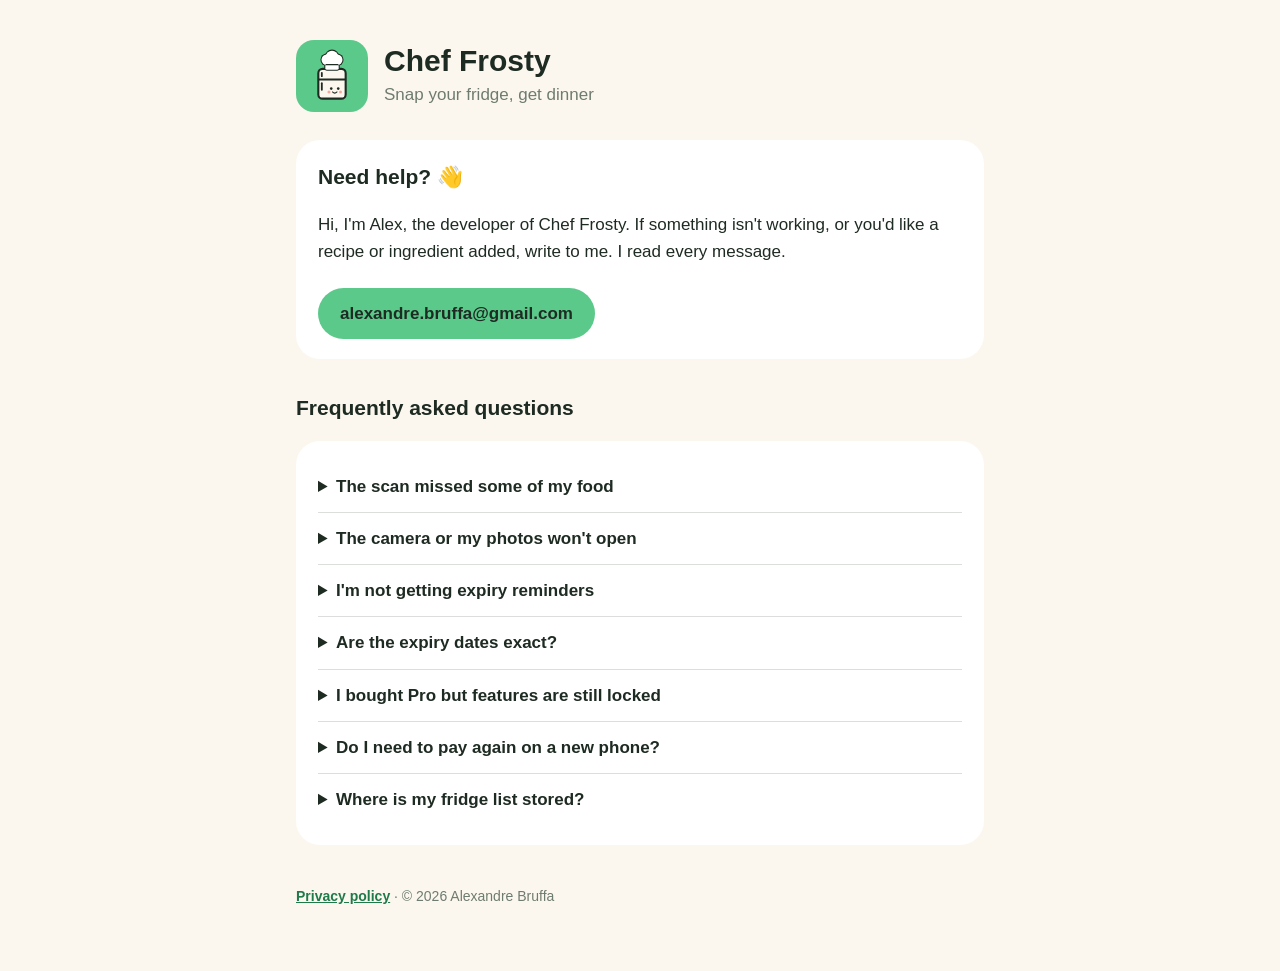
<file: index.html>
<!doctype html>
<html lang="en">
<head>
<meta charset="utf-8">
<meta name="viewport" content="width=device-width, initial-scale=1">
<title>Chef Frosty Support</title>
<meta name="description" content="Help and contact for Chef Frosty, the app that turns what's in your fridge into dinner.">
<link rel="icon" href="icon.svg">
<link rel="stylesheet" href="style.css">
</head>
<body>
<main>
  <header>
    <img src="icon.svg" alt="Chef Frosty icon">
    <div>
      <h1>Chef Frosty</h1>
      <p class="sub">Snap your fridge, get dinner</p>
    </div>
  </header>

  <div class="card">
    <h2 style="margin-top:0">Need help? 👋</h2>
    <p>Hi, I'm Alex, the developer of Chef Frosty. If something isn't working, or you'd like a recipe or ingredient added, write to me. I read every message.</p>
    <a class="btn" href="mailto:alexandre.bruffa@gmail.com?subject=Chef%20Frosty">alexandre.bruffa@gmail.com</a>
  </div>

  <h2>Frequently asked questions</h2>
  <div class="card">
    <details>
      <summary>The scan missed some of my food</summary>
      <p>Chef Frosty recognizes food on your phone, without the internet, so it works best with a clear, well-lit photo. After every scan you can tick or untick foods and add anything it missed before it goes into your fridge.</p>
    </details>
    <details>
      <summary>The camera or my photos won't open</summary>
      <p>Chef Frosty needs access to the camera or your photos to scan your fridge. Open your phone's Settings, find Chef Frosty, and allow Camera and Photos. Then come back to the app.</p>
    </details>
    <details>
      <summary>I'm not getting expiry reminders</summary>
      <p>Reminders are part of Chef Frosty Pro. In the app, open Settings and turn on "Expiry reminders", then allow notifications if your phone asks. You can also allow them in your phone's Settings, under Chef Frosty.</p>
    </details>
    <details>
      <summary>Are the expiry dates exact?</summary>
      <p>No. They're estimates based on how long each food usually keeps. You can change any date by tapping the food in your fridge. Always check the package, and trust your eyes and nose.</p>
    </details>
    <details>
      <summary>I bought Pro but features are still locked</summary>
      <p>In the app, open Settings and tap "Restore purchase". Make sure you are signed in with the same Apple ID or Google account you used to buy Pro.</p>
    </details>
    <details>
      <summary>Do I need to pay again on a new phone?</summary>
      <p>No. Pro is a one-time purchase. On a new phone with the same Apple ID or Google account, tap "Restore purchase" in Settings.</p>
    </details>
    <details>
      <summary>Where is my fridge list stored?</summary>
      <p>Only on your phone. Your foods, shopping list and settings never leave it.</p>
    </details>
  </div>

  <footer>
    <a href="privacy.html">Privacy policy</a> · © 2026 Alexandre Bruffa
  </footer>
</main>
</body>
</html>
</file>
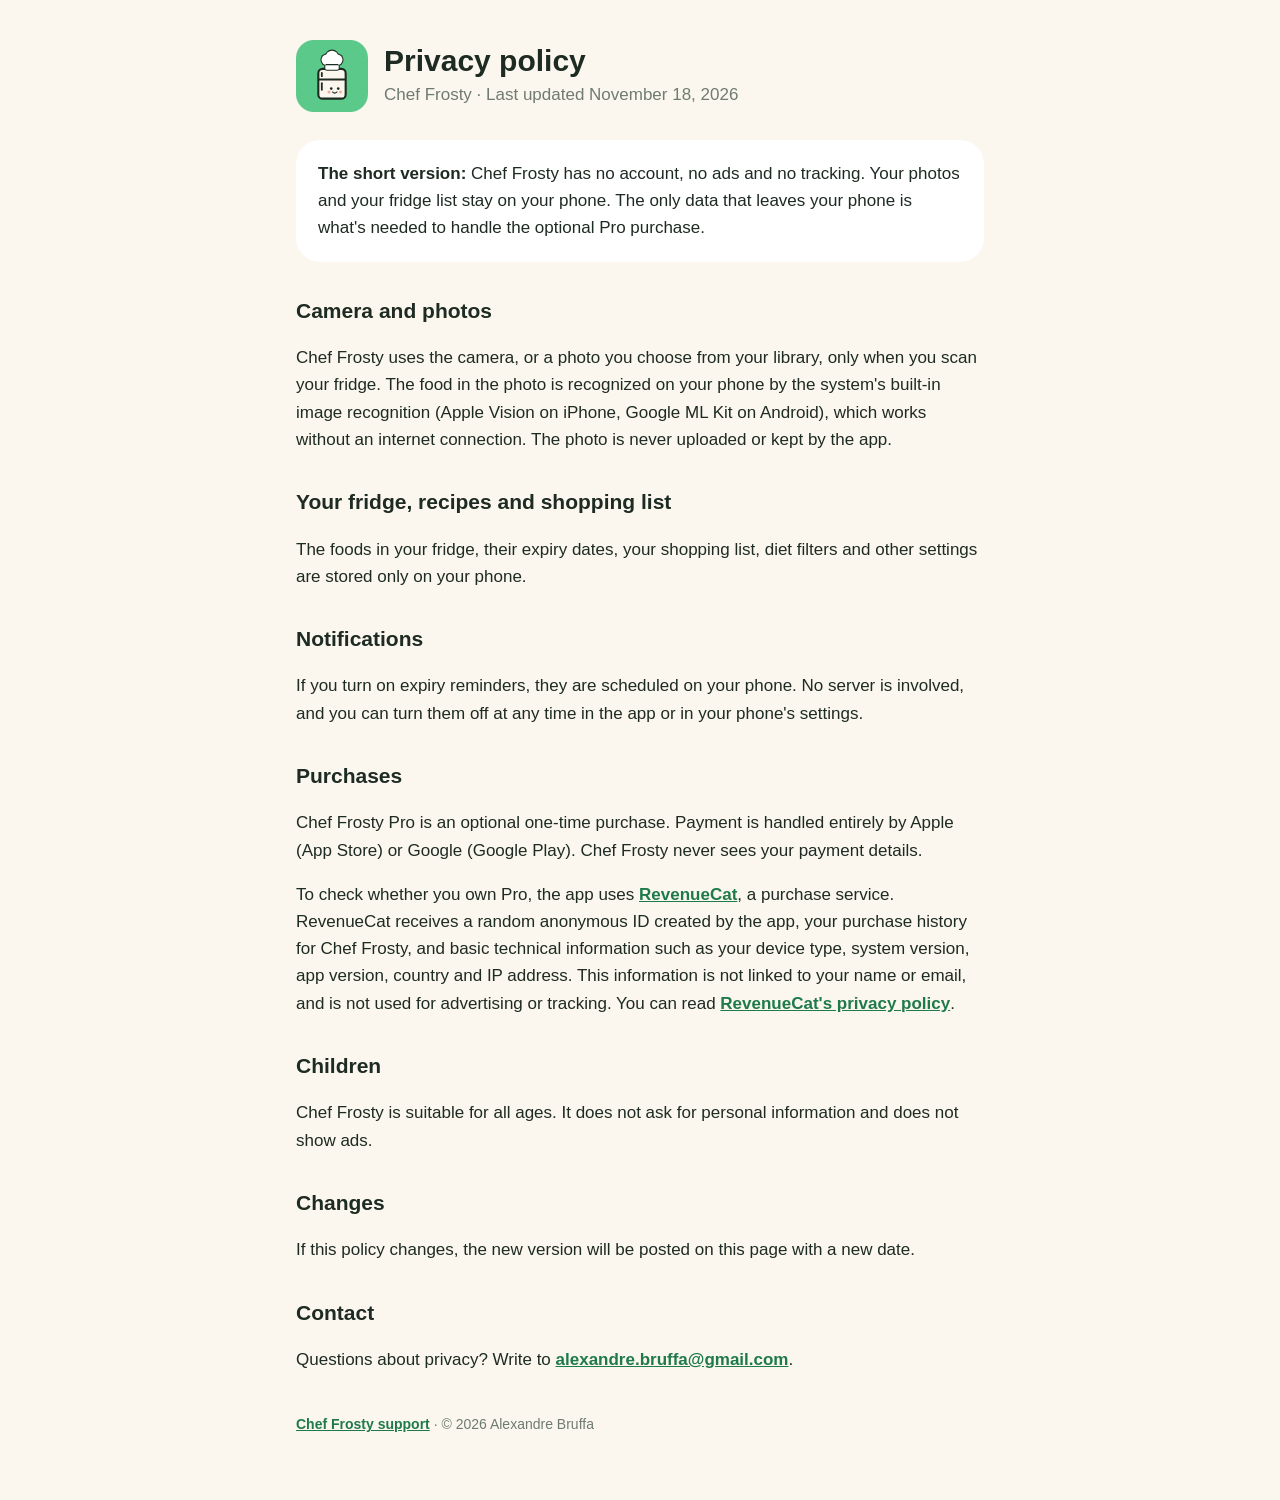
<file: privacy.html>
<!doctype html>
<html lang="en">
<head>
<meta charset="utf-8">
<meta name="viewport" content="width=device-width, initial-scale=1">
<title>Chef Frosty Privacy</title>
<meta name="description" content="Privacy policy for the Chef Frosty app.">
<link rel="icon" href="icon.svg">
<link rel="stylesheet" href="style.css">
</head>
<body>
<main>
  <header>
    <img src="icon.svg" alt="Chef Frosty icon">
    <div>
      <h1>Privacy policy</h1>
      <p class="sub">Chef Frosty · Last updated November 18, 2026</p>
    </div>
  </header>

  <div class="card">
    <p><strong>The short version:</strong> Chef Frosty has no account, no ads and no tracking. Your photos and your fridge list stay on your phone. The only data that leaves your phone is what's needed to handle the optional Pro purchase.</p>
  </div>

  <h2>Camera and photos</h2>
  <p>Chef Frosty uses the camera, or a photo you choose from your library, only when you scan your fridge. The food in the photo is recognized on your phone by the system's built-in image recognition (Apple Vision on iPhone, Google ML Kit on Android), which works without an internet connection. The photo is never uploaded or kept by the app.</p>

  <h2>Your fridge, recipes and shopping list</h2>
  <p>The foods in your fridge, their expiry dates, your shopping list, diet filters and other settings are stored only on your phone.</p>

  <h2>Notifications</h2>
  <p>If you turn on expiry reminders, they are scheduled on your phone. No server is involved, and you can turn them off at any time in the app or in your phone's settings.</p>

  <h2>Purchases</h2>
  <p>Chef Frosty Pro is an optional one-time purchase. Payment is handled entirely by Apple (App Store) or Google (Google Play). Chef Frosty never sees your payment details.</p>
  <p>To check whether you own Pro, the app uses <a href="https://www.revenuecat.com">RevenueCat</a>, a purchase service. RevenueCat receives a random anonymous ID created by the app, your purchase history for Chef Frosty, and basic technical information such as your device type, system version, app version, country and IP address. This information is not linked to your name or email, and is not used for advertising or tracking. You can read <a href="https://www.revenuecat.com/privacy">RevenueCat's privacy policy</a>.</p>

  <h2>Children</h2>
  <p>Chef Frosty is suitable for all ages. It does not ask for personal information and does not show ads.</p>

  <h2>Changes</h2>
  <p>If this policy changes, the new version will be posted on this page with a new date.</p>

  <h2>Contact</h2>
  <p>Questions about privacy? Write to <a href="mailto:alexandre.bruffa@gmail.com?subject=Chef%20Frosty%20privacy">alexandre.bruffa@gmail.com</a>.</p>

  <footer>
    <a href="index.html">Chef Frosty support</a> · © 2026 Alexandre Bruffa
  </footer>
</main>
</body>
</html>
</file>
<file: style.css>
:root{--cream:#FBF7EE;--ink:#1E2B22;--leaf:#5BC98A;--link:#1F7A4A;--muted:#6F7B70;--card:#fff;}
@media (prefers-color-scheme:dark){:root{--cream:#141A16;--ink:#EEF3EE;--link:#7DDCA5;--muted:#A3AEA4;--card:#1F2721;}}
*{box-sizing:border-box}
body{margin:0;background:var(--cream);color:var(--ink);font:17px/1.6 -apple-system,BlinkMacSystemFont,"Segoe UI",Roboto,sans-serif}
main{max-width:720px;margin:0 auto;padding:40px 16px 64px}
header{display:flex;align-items:center;gap:16px;margin-bottom:28px}
header svg,header img{width:72px;height:72px;border-radius:18px}
h1{font-size:30px;line-height:1.2;margin:0}
.sub{color:var(--muted);margin:2px 0 0}
h2{font-size:21px;margin:32px 0 8px}
.card{background:var(--card);border-radius:24px;padding:20px 22px;margin:16px 0}
a{color:var(--link);font-weight:600}
.btn{display:inline-block;background:var(--leaf);color:#1E2B22;text-decoration:none;padding:12px 22px;border-radius:999px;margin-top:6px;overflow-wrap:anywhere}
details{border-top:1px solid color-mix(in srgb,var(--muted) 25%,transparent);padding:12px 0}
details:first-of-type{border-top:0}
summary{font-weight:600;cursor:pointer}
footer{color:var(--muted);font-size:14px;margin-top:40px}
.card>:first-child{margin-top:0}.card>:last-child{margin-bottom:0}
</file>
